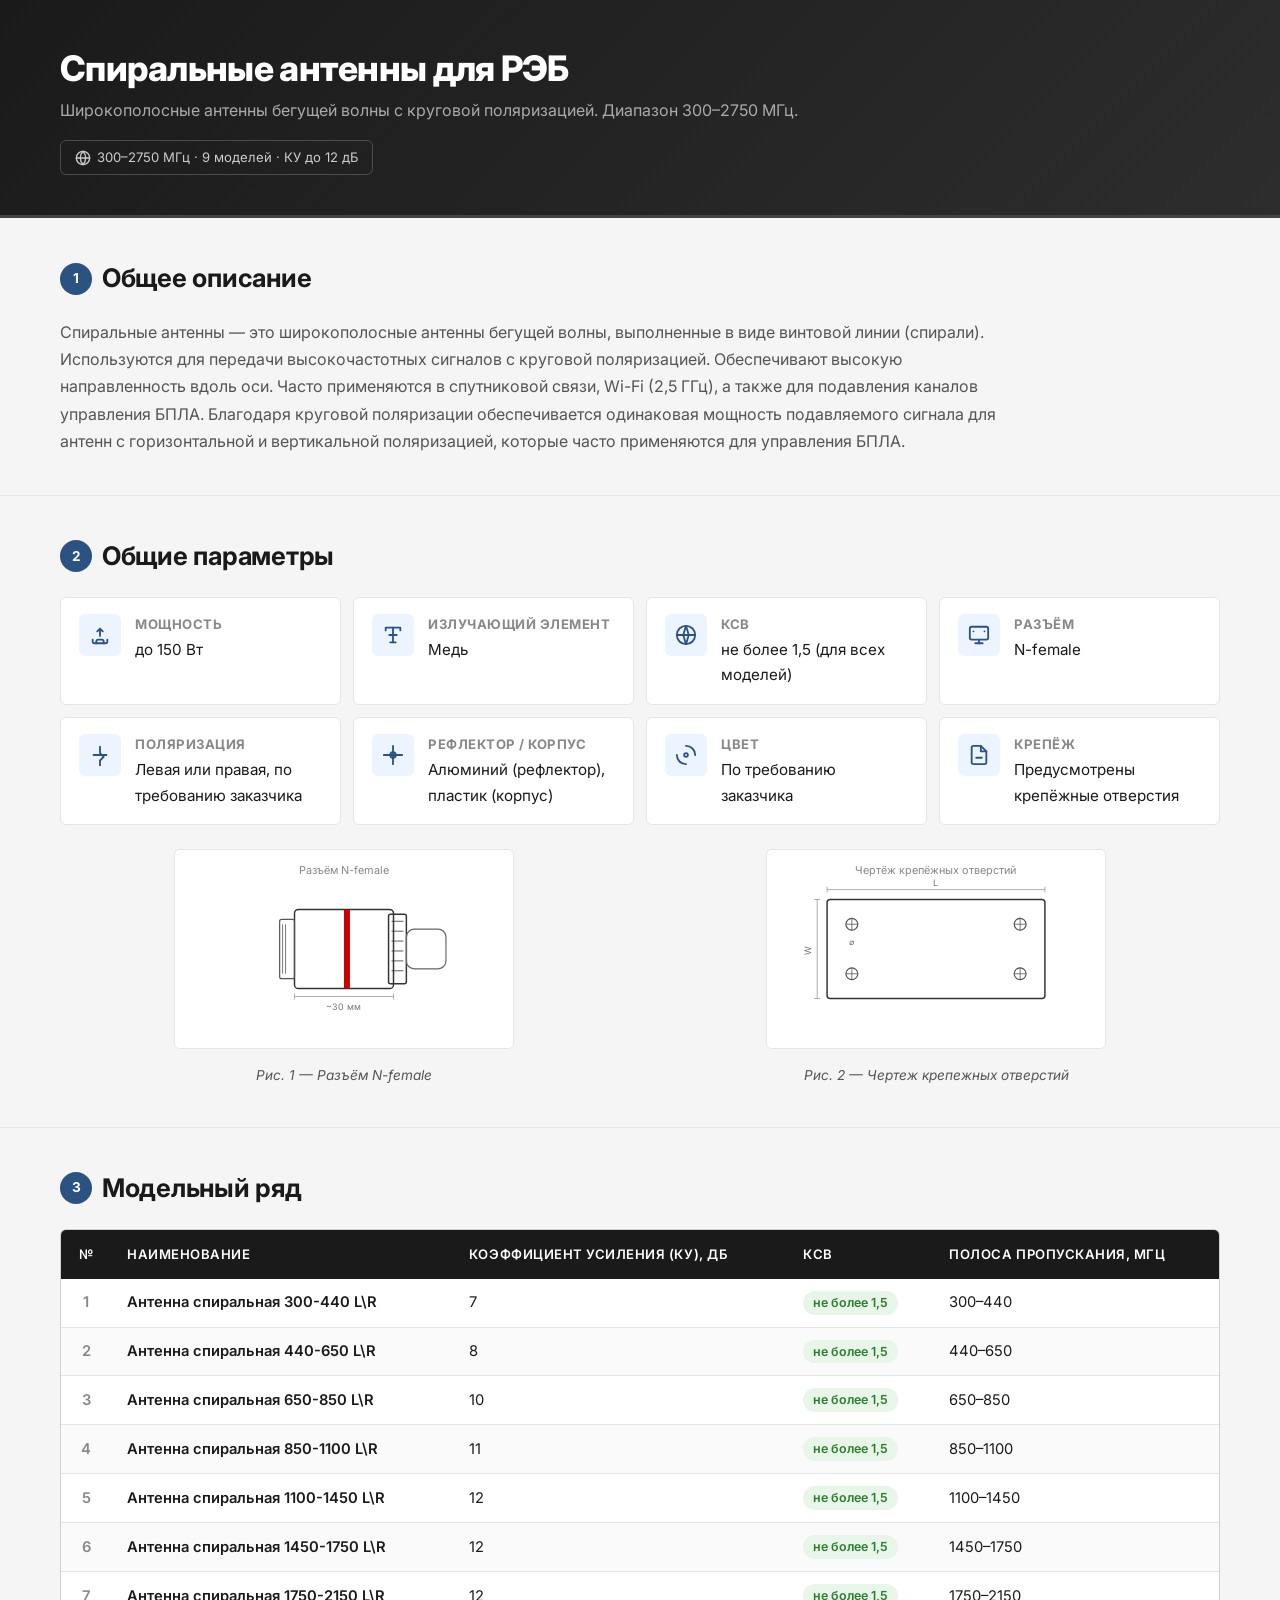
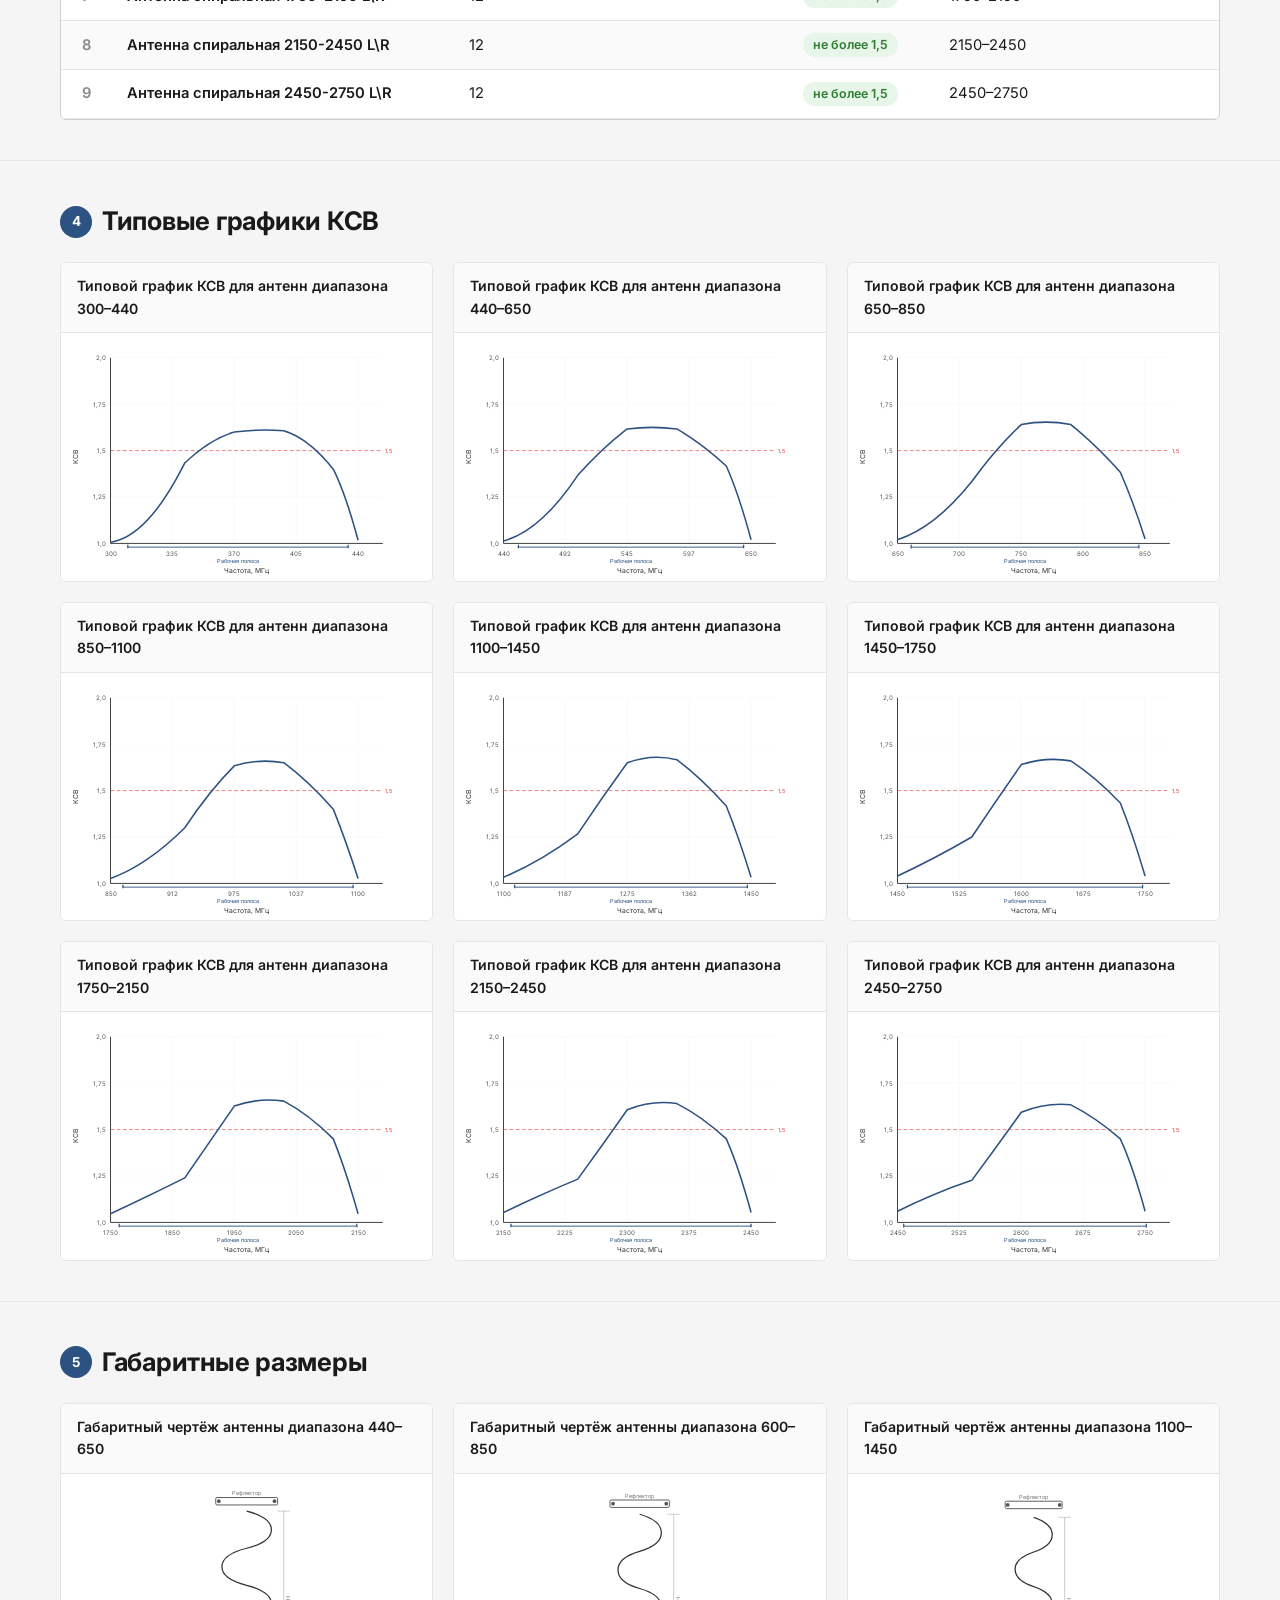
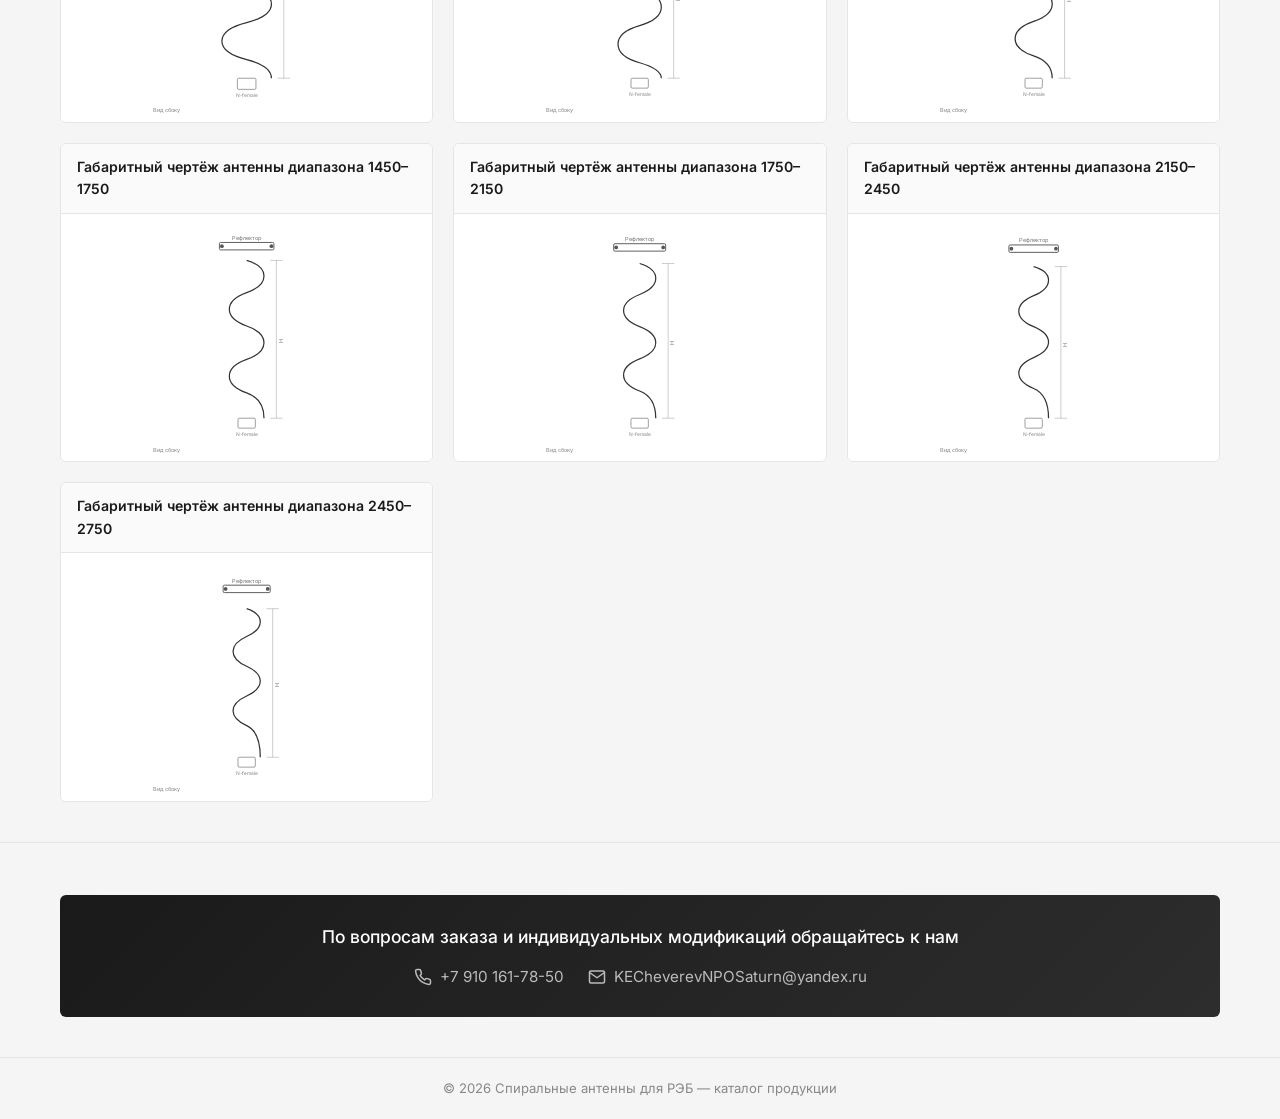
<file: antenna.html>
<!DOCTYPE html>
<html lang="ru">
<head>
  <meta charset="UTF-8">
  <meta name="viewport" content="width=device-width, initial-scale=1.0">
  <title>Спиральные антенны РЭБ | Каталог продукции</title>
  <link rel="preconnect" href="https://fonts.googleapis.com">
  <link rel="preconnect" href="https://fonts.gstatic.com" crossorigin>
  <link href="https://fonts.googleapis.com/css2?family=Inter:wght@400;500;600;700;800;900&family=Roboto+Mono:wght@400;500&display=swap" rel="stylesheet">
  <script type="application/ld+json">
  {
    "@context": "https://schema.org",
    "@type": "Product",
    "name": "Спиральные антенны для РЭБ",
    "description": "Широкополосные спиральные антенны бегущей волны с круговой поляризацией для радиоэлектронной борьбы, подавления каналов управления БПЛА, спутниковой связи и Wi-Fi. Диапазон частот 300–2750 МГц.",
    "brand": {
      "@type": "Brand",
      "name": "Спиральные антенны РЭБ"
    },
    "category": "Антенны для радиоэлектронной борьбы",
    "material": "Медь (излучающий элемент), алюминий (рефлектор), пластик (корпус)",
    "color": "По требованию заказчика",
    "model": [
      {
        "@type": "ProductModel",
        "name": "Антенна спиральная 300-440 L\\R",
        "model": "300-440 L\\R"
      },
      {
        "@type": "ProductModel",
        "name": "Антенна спиральная 440-650 L\\R",
        "model": "440-650 L\\R"
      },
      {
        "@type": "ProductModel",
        "name": "Антенна спиральная 650-850 L\\R",
        "model": "650-850 L\\R"
      },
      {
        "@type": "ProductModel",
        "name": "Антенна спиральная 850-1100 L\\R",
        "model": "850-1100 L\\R"
      },
      {
        "@type": "ProductModel",
        "name": "Антенна спиральная 1100-1450 L\\R",
        "model": "1100-1450 L\\R"
      },
      {
        "@type": "ProductModel",
        "name": "Антенна спиральная 1450-1750 L\\R",
        "model": "1450-1750 L\\R"
      },
      {
        "@type": "ProductModel",
        "name": "Антенна спиральная 1750-2150 L\\R",
        "model": "1750-2150 L\\R"
      },
      {
        "@type": "ProductModel",
        "name": "Антенна спиральная 2150-2450 L\\R",
        "model": "2150-2450 L\\R"
      },
      {
        "@type": "ProductModel",
        "name": "Антенна спиральная 2450-2750 L\\R",
        "model": "2450-2750 L\\R"
      }
    ]
  }
  </script>
  <style>
    :root {
      --bg: #f5f5f5;
      --surface: #ffffff;
      --border: #d0d0d0;
      --border-light: #e5e5e5;
      --text: #1a1a1a;
      --text-secondary: #555555;
      --text-muted: #888888;
      --accent: #2c5282;
      --accent-light: #ebf4ff;
      --accent-border: #bee3f8;
      --table-stripe: #fafafa;
      --table-header-bg: #1a1a1a;
      --table-header-text: #ffffff;
      --radius: 6px;
      --font: 'Inter', 'Roboto', system-ui, -apple-system, sans-serif;
      --mono: 'Roboto Mono', 'Courier New', monospace;
    }

    * {
      box-sizing: border-box;
      margin: 0;
      padding: 0;
    }

    html {
      scroll-behavior: smooth;
    }

    body {
      font-family: var(--font);
      background: var(--bg);
      color: var(--text);
      line-height: 1.6;
      font-size: 16px;
      -webkit-font-smoothing: antialiased;
    }

    .container {
      max-width: 1200px;
      margin: 0 auto;
      padding: 0 20px;
    }

    /* Header */
    .page-header {
      background: linear-gradient(135deg, #1a1a1a 0%, #2d2d2d 100%);
      color: #fff;
      padding: 48px 0 40px;
      border-bottom: 3px solid #444;
    }

    .page-header h1 {
      font-size: 2.2rem;
      font-weight: 800;
      letter-spacing: -0.02em;
      line-height: 1.15;
    }

    .page-header .subtitle {
      font-size: 1rem;
      color: #aaa;
      margin-top: 10px;
      font-weight: 400;
    }

    .page-header .meta-badge {
      display: inline-flex;
      align-items: center;
      gap: 6px;
      margin-top: 16px;
      padding: 6px 14px;
      border: 1px solid rgba(255,255,255,0.2);
      border-radius: var(--radius);
      font-size: 0.82rem;
      color: #ccc;
    }

    /* Sections */
    .section {
      padding: 40px 0;
      border-bottom: 1px solid var(--border-light);
    }

    .section:last-of-type {
      border-bottom: none;
    }

    .section-title {
      font-size: 1.6rem;
      font-weight: 700;
      margin-bottom: 20px;
      letter-spacing: -0.01em;
      display: flex;
      align-items: center;
      gap: 10px;
    }

    .section-title .num {
      display: inline-flex;
      align-items: center;
      justify-content: center;
      width: 32px;
      height: 32px;
      border-radius: 50%;
      background: var(--accent);
      color: #fff;
      font-size: 0.85rem;
      font-weight: 700;
      flex-shrink: 0;
    }

    /* Description */
    .desc-text {
      font-size: 1rem;
      color: var(--text-secondary);
      max-width: 960px;
      line-height: 1.7;
    }

    .desc-text p + p {
      margin-top: 14px;
    }

    /* Common params grid */
    .params-grid {
      display: grid;
      grid-template-columns: repeat(auto-fill, minmax(280px, 1fr));
      gap: 12px;
    }

    .param-card {
      display: flex;
      gap: 14px;
      padding: 16px 18px;
      border: 1px solid var(--border-light);
      border-radius: var(--radius);
      background: var(--surface);
    }

    .param-card__icon {
      width: 42px;
      height: 42px;
      flex-shrink: 0;
      display: grid;
      place-items: center;
      border-radius: var(--radius);
      background: var(--accent-light);
      color: var(--accent);
    }

    .param-card__icon svg {
      width: 22px;
      height: 22px;
    }

    .param-card__body strong {
      display: block;
      font-size: 0.82rem;
      color: var(--text-muted);
      text-transform: uppercase;
      letter-spacing: 0.04em;
      margin-bottom: 2px;
    }

    .param-card__body span {
      font-size: 0.95rem;
      color: var(--text);
    }

    /* Figures */
    .figures-row {
      display: grid;
      grid-template-columns: repeat(auto-fit, minmax(340px, 1fr));
      gap: 24px;
      margin-top: 24px;
    }

    .figure {
      text-align: center;
    }

    .figure svg,
    .figure img {
      max-width: 100%;
      border: 1px solid var(--border-light);
      border-radius: var(--radius);
      background: var(--surface);
    }

    .figure figcaption {
      margin-top: 8px;
      font-size: 0.85rem;
      color: var(--text-secondary);
      font-style: italic;
    }

    /* Table */
    .table-wrap {
      overflow-x: auto;
      border: 1px solid var(--border);
      border-radius: var(--radius);
      background: var(--surface);
    }

    .model-table {
      width: 100%;
      border-collapse: collapse;
      font-size: 0.92rem;
      min-width: 640px;
    }

    .model-table thead th {
      background: var(--table-header-bg);
      color: var(--table-header-text);
      padding: 14px 16px;
      text-align: left;
      font-weight: 600;
      font-size: 0.82rem;
      text-transform: uppercase;
      letter-spacing: 0.04em;
      white-space: nowrap;
    }

    .model-table thead th:first-child {
      width: 50px;
      text-align: center;
    }

    .model-table tbody td {
      padding: 12px 16px;
      border-bottom: 1px solid var(--border-light);
      vertical-align: middle;
    }

    .model-table tbody tr:nth-child(even) {
      background: var(--table-stripe);
    }

    .model-table tbody tr:hover {
      background: var(--accent-light);
    }

    .model-table tbody td:first-child {
      text-align: center;
      color: var(--text-muted);
      font-weight: 600;
    }

    .model-table .model-name {
      font-weight: 600;
    }

    .model-table .badge {
      display: inline-block;
      padding: 2px 10px;
      border-radius: 999px;
      font-size: 0.78rem;
      font-weight: 600;
      background: #e8f5e9;
      color: #2e7d32;
    }

    /* Charts grid */
    .charts-grid {
      display: grid;
      grid-template-columns: repeat(auto-fill, minmax(340px, 1fr));
      gap: 20px;
    }

    .chart-card {
      border: 1px solid var(--border-light);
      border-radius: var(--radius);
      background: var(--surface);
      overflow: hidden;
    }

    .chart-card__title {
      padding: 12px 16px;
      font-weight: 600;
      font-size: 0.88rem;
      border-bottom: 1px solid var(--border-light);
      background: #fafafa;
    }

    .chart-card svg {
      display: block;
      width: 100%;
      height: auto;
    }

    /* Drawings */
    .drawings-grid {
      display: grid;
      grid-template-columns: repeat(auto-fill, minmax(340px, 1fr));
      gap: 20px;
    }

    .drawing-card {
      border: 1px solid var(--border-light);
      border-radius: var(--radius);
      background: var(--surface);
      overflow: hidden;
    }

    .drawing-card__title {
      padding: 12px 16px;
      font-weight: 600;
      font-size: 0.88rem;
      border-bottom: 1px solid var(--border-light);
      background: #fafafa;
    }

    .drawing-card svg {
      display: block;
      width: 100%;
      height: auto;
    }

    /* Contact */
    .contact-block {
      margin-top: 12px;
      padding: 28px 32px;
      background: linear-gradient(135deg, #1a1a1a 0%, #2d2d2d 100%);
      border-radius: var(--radius);
      color: #fff;
      text-align: center;
    }

    .contact-block p {
      font-size: 1.1rem;
      font-weight: 500;
    }

    .contact-block .contact-links {
      display: flex;
      justify-content: center;
      gap: 24px;
      margin-top: 14px;
      flex-wrap: wrap;
    }

    .contact-block .contact-links a {
      display: inline-flex;
      align-items: center;
      gap: 8px;
      color: #bbb;
      text-decoration: none;
      font-size: 0.95rem;
      transition: color 180ms ease;
    }

    .contact-block .contact-links a:hover {
      color: #fff;
    }

    .contact-block .contact-links svg {
      width: 18px;
      height: 18px;
      flex-shrink: 0;
    }

    /* Page footer */
    .page-footer {
      padding: 20px 0;
      text-align: center;
      color: var(--text-muted);
      font-size: 0.82rem;
      border-top: 1px solid var(--border-light);
    }

    /* Responsive */
    @media (max-width: 768px) {
      .page-header h1 {
        font-size: 1.6rem;
      }

      .section-title {
        font-size: 1.3rem;
      }

      .params-grid {
        grid-template-columns: 1fr;
      }

      .charts-grid,
      .drawings-grid {
        grid-template-columns: 1fr;
      }

      .figures-row {
        grid-template-columns: 1fr;
      }

      .model-table {
        font-size: 0.85rem;
      }

      .model-table thead th,
      .model-table tbody td {
        padding: 10px 12px;
      }

      .contact-block {
        padding: 20px;
      }

      .contact-block .contact-links {
        flex-direction: column;
        align-items: center;
        gap: 12px;
      }
    }

    @media (max-width: 480px) {
      .page-header {
        padding: 32px 0 28px;
      }

      .page-header h1 {
        font-size: 1.35rem;
      }

      .section {
        padding: 28px 0;
      }
    }
  </style>
</head>
<body>

<header class="page-header">
  <div class="container">
    <h1>Спиральные антенны для РЭБ</h1>
    <p class="subtitle">Широкополосные антенны бегущей волны с круговой поляризацией. Диапазон 300–2750 МГц.</p>
    <span class="meta-badge">
      <svg width="16" height="16" viewBox="0 0 24 24" fill="none" stroke="currentColor" stroke-width="2" stroke-linecap="round" stroke-linejoin="round"><circle cx="12" cy="12" r="10"/><path d="M12 2a14.5 14.5 0 0 0 0 20 14.5 14.5 0 0 0 0-20"/><path d="M2 12h20"/></svg>
      300–2750 МГц · 9 моделей · КУ до 12 дБ
    </span>
  </div>
</header>

<main>
  <!-- 1. Общее описание -->
  <section class="section">
    <div class="container">
      <h2 class="section-title"><span class="num">1</span>Общее описание</h2>
      <div class="desc-text">
        <p>Спиральные антенны — это широкополосные антенны бегущей волны, выполненные в виде винтовой линии (спирали). Используются для передачи высокочастотных сигналов с круговой поляризацией. Обеспечивают высокую направленность вдоль оси. Часто применяются в спутниковой связи, Wi-Fi (2,5 ГГц), а также для подавления каналов управления БПЛА. Благодаря круговой поляризации обеспечивается одинаковая мощность подавляемого сигнала для антенн с горизонтальной и вертикальной поляризацией, которые часто применяются для управления БПЛА.</p>
      </div>
    </div>
  </section>

  <!-- 2. Общие параметры -->
  <section class="section">
    <div class="container">
      <h2 class="section-title"><span class="num">2</span>Общие параметры</h2>

      <div class="params-grid">
        <div class="param-card">
          <div class="param-card__icon">
            <svg viewBox="0 0 24 24" fill="none" stroke="currentColor" stroke-width="2" stroke-linecap="round" stroke-linejoin="round"><path d="M12 13V5l-3 3m6 0-3-3"/><path d="M4 17v2a2 2 0 0 0 2 2h12a2 2 0 0 0 2-2v-2"/><path d="M8 21v-2a2 2 0 0 1 2-2h4a2 2 0 0 1 2 2v2"/></svg>
          </div>
          <div class="param-card__body">
            <strong>Мощность</strong>
            <span>до 150 Вт</span>
          </div>
        </div>

        <div class="param-card">
          <div class="param-card__icon">
            <svg viewBox="0 0 24 24" fill="none" stroke="currentColor" stroke-width="2" stroke-linecap="round" stroke-linejoin="round"><path d="M4 7V4h16v3"/><path d="M9 20h6"/><path d="M12 4v16"/><path d="M8 12h8"/></svg>
          </div>
          <div class="param-card__body">
            <strong>Излучающий элемент</strong>
            <span>Медь</span>
          </div>
        </div>

        <div class="param-card">
          <div class="param-card__icon">
            <svg viewBox="0 0 24 24" fill="none" stroke="currentColor" stroke-width="2" stroke-linecap="round" stroke-linejoin="round"><circle cx="12" cy="12" r="10"/><path d="M2 12h20"/><path d="M12 2l3 10-3 10-3-10z"/></svg>
          </div>
          <div class="param-card__body">
            <strong>КСВ</strong>
            <span>не более 1,5 (для всех моделей)</span>
          </div>
        </div>

        <div class="param-card">
          <div class="param-card__icon">
            <svg viewBox="0 0 24 24" fill="none" stroke="currentColor" stroke-width="2" stroke-linecap="round" stroke-linejoin="round"><rect x="2" y="3" width="20" height="14" rx="2"/><path d="M8 21h8"/><path d="M12 17v4"/><path d="M6 8h.01"/><path d="M18 8h.01"/></svg>
          </div>
          <div class="param-card__body">
            <strong>Разъём</strong>
            <span>N-female</span>
          </div>
        </div>

        <div class="param-card">
          <div class="param-card__icon">
            <svg viewBox="0 0 24 24" fill="none" stroke="currentColor" stroke-width="2" stroke-linecap="round" stroke-linejoin="round"><path d="M12 3v7l4 4-4 4v7"/><path d="M5 12h14"/></svg>
          </div>
          <div class="param-card__body">
            <strong>Поляризация</strong>
            <span>Левая или правая, по требованию заказчика</span>
          </div>
        </div>

        <div class="param-card">
          <div class="param-card__icon">
            <svg viewBox="0 0 24 24" fill="none" stroke="currentColor" stroke-width="2" stroke-linecap="round" stroke-linejoin="round"><path d="M12 2v20M2 12h20"/><circle cx="12" cy="12" r="3"/></svg>
          </div>
          <div class="param-card__body">
            <strong>Рефлектор / Корпус</strong>
            <span>Алюминий (рефлектор), пластик (корпус)</span>
          </div>
        </div>

        <div class="param-card">
          <div class="param-card__icon">
            <svg viewBox="0 0 24 24" fill="none" stroke="currentColor" stroke-width="2" stroke-linecap="round" stroke-linejoin="round"><circle cx="12" cy="12" r="2"/><path d="M12 2a10 10 0 0 1 10 10"/><path d="M12 22a10 10 0 0 1-10-10"/></svg>
          </div>
          <div class="param-card__body">
            <strong>Цвет</strong>
            <span>По требованию заказчика</span>
          </div>
        </div>

        <div class="param-card">
          <div class="param-card__icon">
            <svg viewBox="0 0 24 24" fill="none" stroke="currentColor" stroke-width="2" stroke-linecap="round" stroke-linejoin="round"><path d="M14 2H6a2 2 0 0 0-2 2v16a2 2 0 0 0 2 2h12a2 2 0 0 0 2-2V8z"/><polyline points="14 2 14 8 20 8"/><line x1="9" y1="15" x2="15" y2="15"/></svg>
          </div>
          <div class="param-card__body">
            <strong>Крепёж</strong>
            <span>Предусмотрены крепёжные отверстия</span>
          </div>
        </div>
      </div>

      <div class="figures-row">
        <figure class="figure">
          <svg width="340" height="200" viewBox="0 0 340 200" xmlns="http://www.w3.org/2000/svg">
            <rect width="340" height="200" fill="#fff" rx="4"/>
            <text x="170" y="24" text-anchor="middle" font-family="Inter,sans-serif" font-size="11" fill="#888">Разъём N-female</text>
            <!-- Внешний корпус разъёма -->
            <rect x="120" y="60" width="100" height="80" rx="4" fill="none" stroke="#333" stroke-width="1.5"/>
            <!-- Центральный контакт -->
            <rect x="170" y="60" width="6" height="80" rx="1" fill="#c00"/>
            <!-- Внешняя резьба -->
            <rect x="105" y="70" width="15" height="60" rx="2" fill="none" stroke="#555" stroke-width="1.2"/>
            <line x1="108" y1="75" x2="108" y2="125" stroke="#555" stroke-width="0.8"/>
            <line x1="111" y1="75" x2="111" y2="125" stroke="#555" stroke-width="0.8"/>
            <!-- Гайка -->
            <rect x="215" y="65" width="18" height="70" rx="2" fill="none" stroke="#333" stroke-width="1.5"/>
            <line x1="218" y1="72" x2="230" y2="72" stroke="#333" stroke-width="0.8"/>
            <line x1="218" y1="82" x2="230" y2="82" stroke="#333" stroke-width="0.8"/>
            <line x1="218" y1="92" x2="230" y2="92" stroke="#333" stroke-width="0.8"/>
            <line x1="218" y1="102" x2="230" y2="102" stroke="#333" stroke-width="0.8"/>
            <line x1="218" y1="112" x2="230" y2="112" stroke="#333" stroke-width="0.8"/>
            <line x1="218" y1="122" x2="230" y2="122" stroke="#333" stroke-width="0.8"/>
            <!-- Вывод кабеля -->
            <rect x="233" y="80" width="40" height="40" rx="8" fill="none" stroke="#666" stroke-width="1.2"/>
            <!-- Размерные линии -->
            <line x1="120" y1="148" x2="220" y2="148" stroke="#999" stroke-width="0.8"/>
            <line x1="120" y1="145" x2="120" y2="151" stroke="#999" stroke-width="0.8"/>
            <line x1="220" y1="145" x2="220" y2="151" stroke="#999" stroke-width="0.8"/>
            <text x="170" y="162" text-anchor="middle" font-family="Inter,sans-serif" font-size="9" fill="#777">~30 мм</text>
          </svg>
          <figcaption>Рис. 1 — Разъём N-female</figcaption>
        </figure>

        <figure class="figure">
          <svg width="340" height="200" viewBox="0 0 340 200" xmlns="http://www.w3.org/2000/svg">
            <rect width="340" height="200" fill="#fff" rx="4"/>
            <text x="170" y="24" text-anchor="middle" font-family="Inter,sans-serif" font-size="11" fill="#888">Чертёж крепёжных отверстий</text>
            <!-- Плата/основание -->
            <rect x="60" y="50" width="220" height="100" rx="3" fill="none" stroke="#333" stroke-width="1.5"/>
            <!-- Отверстия по углам -->
            <circle cx="85" cy="75" r="6" fill="none" stroke="#555" stroke-width="1.2"/>
            <circle cx="85" cy="125" r="6" fill="none" stroke="#555" stroke-width="1.2"/>
            <circle cx="255" cy="75" r="6" fill="none" stroke="#555" stroke-width="1.2"/>
            <circle cx="255" cy="125" r="6" fill="none" stroke="#555" stroke-width="1.2"/>
            <!-- Перекрестия -->
            <line x1="79" y1="75" x2="91" y2="75" stroke="#555" stroke-width="0.8"/>
            <line x1="85" y1="69" x2="85" y2="81" stroke="#555" stroke-width="0.8"/>
            <line x1="249" y1="75" x2="261" y2="75" stroke="#555" stroke-width="0.8"/>
            <line x1="255" y1="69" x2="255" y2="81" stroke="#555" stroke-width="0.8"/>
            <line x1="79" y1="125" x2="91" y2="125" stroke="#555" stroke-width="0.8"/>
            <line x1="85" y1="119" x2="85" y2="131" stroke="#555" stroke-width="0.8"/>
            <line x1="249" y1="125" x2="261" y2="125" stroke="#555" stroke-width="0.8"/>
            <line x1="255" y1="119" x2="255" y2="131" stroke="#555" stroke-width="0.8"/>
            <!-- Размерные линии -->
            <line x1="60" y1="40" x2="280" y2="40" stroke="#999" stroke-width="0.8"/>
            <line x1="60" y1="37" x2="60" y2="43" stroke="#999" stroke-width="0.8"/>
            <line x1="280" y1="37" x2="280" y2="43" stroke="#999" stroke-width="0.8"/>
            <text x="170" y="36" text-anchor="middle" font-family="Inter,sans-serif" font-size="9" fill="#777">L</text>
            <line x1="50" y1="50" x2="50" y2="150" stroke="#999" stroke-width="0.8"/>
            <line x1="47" y1="50" x2="53" y2="50" stroke="#999" stroke-width="0.8"/>
            <line x1="47" y1="150" x2="53" y2="150" stroke="#999" stroke-width="0.8"/>
            <text x="44" y="102" text-anchor="middle" font-family="Inter,sans-serif" font-size="9" fill="#777" transform="rotate(-90,44,102)">W</text>
            <!-- Диаметр отверстия -->
            <text x="85" y="96" text-anchor="middle" font-family="Inter,sans-serif" font-size="8" fill="#777">∅</text>
          </svg>
          <figcaption>Рис. 2 — Чертеж крепежных отверстий</figcaption>
        </figure>
      </div>
    </div>
  </section>

  <!-- 3. Таблица моделей -->
  <section class="section">
    <div class="container">
      <h2 class="section-title"><span class="num">3</span>Модельный ряд</h2>

      <div class="table-wrap">
        <table class="model-table">
          <thead>
            <tr>
              <th>№</th>
              <th>Наименование</th>
              <th>Коэффициент усиления (КУ), дБ</th>
              <th>КСВ</th>
              <th>Полоса пропускания, МГц</th>
            </tr>
          </thead>
          <tbody>
            <tr>
              <td>1</td>
              <td class="model-name">Антенна спиральная 300-440 L\R</td>
              <td>7</td>
              <td><span class="badge">не более 1,5</span></td>
              <td>300–440</td>
            </tr>
            <tr>
              <td>2</td>
              <td class="model-name">Антенна спиральная 440-650 L\R</td>
              <td>8</td>
              <td><span class="badge">не более 1,5</span></td>
              <td>440–650</td>
            </tr>
            <tr>
              <td>3</td>
              <td class="model-name">Антенна спиральная 650-850 L\R</td>
              <td>10</td>
              <td><span class="badge">не более 1,5</span></td>
              <td>650–850</td>
            </tr>
            <tr>
              <td>4</td>
              <td class="model-name">Антенна спиральная 850-1100 L\R</td>
              <td>11</td>
              <td><span class="badge">не более 1,5</span></td>
              <td>850–1100</td>
            </tr>
            <tr>
              <td>5</td>
              <td class="model-name">Антенна спиральная 1100-1450 L\R</td>
              <td>12</td>
              <td><span class="badge">не более 1,5</span></td>
              <td>1100–1450</td>
            </tr>
            <tr>
              <td>6</td>
              <td class="model-name">Антенна спиральная 1450-1750 L\R</td>
              <td>12</td>
              <td><span class="badge">не более 1,5</span></td>
              <td>1450–1750</td>
            </tr>
            <tr>
              <td>7</td>
              <td class="model-name">Антенна спиральная 1750-2150 L\R</td>
              <td>12</td>
              <td><span class="badge">не более 1,5</span></td>
              <td>1750–2150</td>
            </tr>
            <tr>
              <td>8</td>
              <td class="model-name">Антенна спиральная 2150-2450 L\R</td>
              <td>12</td>
              <td><span class="badge">не более 1,5</span></td>
              <td>2150–2450</td>
            </tr>
            <tr>
              <td>9</td>
              <td class="model-name">Антенна спиральная 2450-2750 L\R</td>
              <td>12</td>
              <td><span class="badge">не более 1,5</span></td>
              <td>2450–2750</td>
            </tr>
          </tbody>
        </table>
      </div>
    </div>
  </section>

  <!-- 4. Графики КСВ -->
  <section class="section">
    <div class="container">
      <h2 class="section-title"><span class="num">4</span>Типовые графики КСВ</h2>
      <div class="charts-grid">

        <!-- 300-440 -->
        <div class="chart-card">
          <div class="chart-card__title">Типовой график КСВ для антенн диапазона 300–440</div>
          <svg viewBox="0 0 600 400" xmlns="http://www.w3.org/2000/svg">
            <rect width="600" height="400" fill="#fff"/>
            <!-- Сетка -->
            <g stroke="#eee" stroke-width="0.5">
              <line x1="80" y1="40" x2="80" y2="340"/><line x1="180" y1="40" x2="180" y2="340"/>
              <line x1="280" y1="40" x2="280" y2="340"/><line x1="380" y1="40" x2="380" y2="340"/>
              <line x1="480" y1="40" x2="480" y2="340"/>
              <line x1="80" y1="40" x2="520" y2="40"/><line x1="80" y1="115" x2="520" y2="115"/>
              <line x1="80" y1="190" x2="520" y2="190"/><line x1="80" y1="265" x2="520" y2="265"/>
            </g>
            <!-- Оси -->
            <line x1="80" y1="340" x2="520" y2="340" stroke="#333" stroke-width="1.5"/>
            <line x1="80" y1="40" x2="80" y2="340" stroke="#333" stroke-width="1.5"/>
            <!-- Подписи оси Y -->
            <text x="72" y="344" text-anchor="end" font-family="Inter,sans-serif" font-size="10" fill="#555">1,0</text>
            <text x="72" y="269" text-anchor="end" font-family="Inter,sans-serif" font-size="10" fill="#555">1,25</text>
            <text x="72" y="194" text-anchor="end" font-family="Inter,sans-serif" font-size="10" fill="#555">1,5</text>
            <text x="72" y="119" text-anchor="end" font-family="Inter,sans-serif" font-size="10" fill="#555">1,75</text>
            <text x="72" y="44" text-anchor="end" font-family="Inter,sans-serif" font-size="10" fill="#555">2,0</text>
            <!-- Метка оси Y -->
            <text x="28" y="200" text-anchor="middle" font-family="Inter,sans-serif" font-size="11" fill="#333" transform="rotate(-90,28,200)">КСВ</text>
            <!-- Подписи оси X -->
            <text x="80" y="360" text-anchor="middle" font-family="Inter,sans-serif" font-size="10" fill="#555">300</text>
            <text x="180" y="360" text-anchor="middle" font-family="Inter,sans-serif" font-size="10" fill="#555">335</text>
            <text x="280" y="360" text-anchor="middle" font-family="Inter,sans-serif" font-size="10" fill="#555">370</text>
            <text x="380" y="360" text-anchor="middle" font-family="Inter,sans-serif" font-size="10" fill="#555">405</text>
            <text x="480" y="360" text-anchor="middle" font-family="Inter,sans-serif" font-size="10" fill="#555">440</text>
            <!-- Метка оси X -->
            <text x="300" y="388" text-anchor="middle" font-family="Inter,sans-serif" font-size="11" fill="#333">Частота, МГц</text>
            <!-- Порог 1.5 -->
            <line x1="80" y1="190" x2="520" y2="190" stroke="#e53e3e" stroke-width="1" stroke-dasharray="6,4"/>
            <text x="524" y="194" font-family="Inter,sans-serif" font-size="9" fill="#e53e3e">1,5</text>
            <!-- График КСВ -->
            <path d="M80 338 Q140 330 200 210 Q240 172 280 160 Q320 155 360 158 Q400 170 440 220 Q460 260 480 335"
                  fill="none" stroke="#2c5282" stroke-width="2.5"/>
            <!-- Рабочая полоса -->
            <line x1="108" y1="342" x2="108" y2="348" stroke="#2c5282" stroke-width="2"/>
            <line x1="464" y1="342" x2="464" y2="348" stroke="#2c5282" stroke-width="2"/>
            <line x1="108" y1="346" x2="464" y2="346" stroke="#2c5282" stroke-width="1.5"/>
            <text x="286" y="372" text-anchor="middle" font-family="Inter,sans-serif" font-size="9" fill="#2c5282">Рабочая полоса</text>
          </svg>
        </div>

        <!-- 440-650 -->
        <div class="chart-card">
          <div class="chart-card__title">Типовой график КСВ для антенн диапазона 440–650</div>
          <svg viewBox="0 0 600 400" xmlns="http://www.w3.org/2000/svg">
            <rect width="600" height="400" fill="#fff"/>
            <g stroke="#eee" stroke-width="0.5">
              <line x1="80" y1="40" x2="80" y2="340"/><line x1="180" y1="40" x2="180" y2="340"/>
              <line x1="280" y1="40" x2="280" y2="340"/><line x1="380" y1="40" x2="380" y2="340"/>
              <line x1="480" y1="40" x2="480" y2="340"/>
              <line x1="80" y1="40" x2="520" y2="40"/><line x1="80" y1="115" x2="520" y2="115"/>
              <line x1="80" y1="190" x2="520" y2="190"/><line x1="80" y1="265" x2="520" y2="265"/>
            </g>
            <line x1="80" y1="340" x2="520" y2="340" stroke="#333" stroke-width="1.5"/>
            <line x1="80" y1="40" x2="80" y2="340" stroke="#333" stroke-width="1.5"/>
            <text x="72" y="344" text-anchor="end" font-family="Inter,sans-serif" font-size="10" fill="#555">1,0</text>
            <text x="72" y="269" text-anchor="end" font-family="Inter,sans-serif" font-size="10" fill="#555">1,25</text>
            <text x="72" y="194" text-anchor="end" font-family="Inter,sans-serif" font-size="10" fill="#555">1,5</text>
            <text x="72" y="119" text-anchor="end" font-family="Inter,sans-serif" font-size="10" fill="#555">1,75</text>
            <text x="72" y="44" text-anchor="end" font-family="Inter,sans-serif" font-size="10" fill="#555">2,0</text>
            <text x="28" y="200" text-anchor="middle" font-family="Inter,sans-serif" font-size="11" fill="#333" transform="rotate(-90,28,200)">КСВ</text>
            <text x="80" y="360" text-anchor="middle" font-family="Inter,sans-serif" font-size="10" fill="#555">440</text>
            <text x="180" y="360" text-anchor="middle" font-family="Inter,sans-serif" font-size="10" fill="#555">492</text>
            <text x="280" y="360" text-anchor="middle" font-family="Inter,sans-serif" font-size="10" fill="#555">545</text>
            <text x="380" y="360" text-anchor="middle" font-family="Inter,sans-serif" font-size="10" fill="#555">597</text>
            <text x="480" y="360" text-anchor="middle" font-family="Inter,sans-serif" font-size="10" fill="#555">650</text>
            <text x="300" y="388" text-anchor="middle" font-family="Inter,sans-serif" font-size="11" fill="#333">Частота, МГц</text>
            <line x1="80" y1="190" x2="520" y2="190" stroke="#e53e3e" stroke-width="1" stroke-dasharray="6,4"/>
            <text x="524" y="194" font-family="Inter,sans-serif" font-size="9" fill="#e53e3e">1,5</text>
            <path d="M80 336 Q140 320 200 230 Q240 185 280 155 Q320 150 360 155 Q400 178 440 215 Q460 260 480 334"
                  fill="none" stroke="#2c5282" stroke-width="2.5"/>
            <line x1="104" y1="342" x2="104" y2="348" stroke="#2c5282" stroke-width="2"/>
            <line x1="468" y1="342" x2="468" y2="348" stroke="#2c5282" stroke-width="2"/>
            <line x1="104" y1="346" x2="468" y2="346" stroke="#2c5282" stroke-width="1.5"/>
            <text x="286" y="372" text-anchor="middle" font-family="Inter,sans-serif" font-size="9" fill="#2c5282">Рабочая полоса</text>
          </svg>
        </div>

        <!-- 650-850 -->
        <div class="chart-card">
          <div class="chart-card__title">Типовой график КСВ для антенн диапазона 650–850</div>
          <svg viewBox="0 0 600 400" xmlns="http://www.w3.org/2000/svg">
            <rect width="600" height="400" fill="#fff"/>
            <g stroke="#eee" stroke-width="0.5">
              <line x1="80" y1="40" x2="80" y2="340"/><line x1="180" y1="40" x2="180" y2="340"/>
              <line x1="280" y1="40" x2="280" y2="340"/><line x1="380" y1="40" x2="380" y2="340"/>
              <line x1="480" y1="40" x2="480" y2="340"/>
              <line x1="80" y1="40" x2="520" y2="40"/><line x1="80" y1="115" x2="520" y2="115"/>
              <line x1="80" y1="190" x2="520" y2="190"/><line x1="80" y1="265" x2="520" y2="265"/>
            </g>
            <line x1="80" y1="340" x2="520" y2="340" stroke="#333" stroke-width="1.5"/>
            <line x1="80" y1="40" x2="80" y2="340" stroke="#333" stroke-width="1.5"/>
            <text x="72" y="344" text-anchor="end" font-family="Inter,sans-serif" font-size="10" fill="#555">1,0</text>
            <text x="72" y="269" text-anchor="end" font-family="Inter,sans-serif" font-size="10" fill="#555">1,25</text>
            <text x="72" y="194" text-anchor="end" font-family="Inter,sans-serif" font-size="10" fill="#555">1,5</text>
            <text x="72" y="119" text-anchor="end" font-family="Inter,sans-serif" font-size="10" fill="#555">1,75</text>
            <text x="72" y="44" text-anchor="end" font-family="Inter,sans-serif" font-size="10" fill="#555">2,0</text>
            <text x="28" y="200" text-anchor="middle" font-family="Inter,sans-serif" font-size="11" fill="#333" transform="rotate(-90,28,200)">КСВ</text>
            <text x="80" y="360" text-anchor="middle" font-family="Inter,sans-serif" font-size="10" fill="#555">650</text>
            <text x="180" y="360" text-anchor="middle" font-family="Inter,sans-serif" font-size="10" fill="#555">700</text>
            <text x="280" y="360" text-anchor="middle" font-family="Inter,sans-serif" font-size="10" fill="#555">750</text>
            <text x="380" y="360" text-anchor="middle" font-family="Inter,sans-serif" font-size="10" fill="#555">800</text>
            <text x="480" y="360" text-anchor="middle" font-family="Inter,sans-serif" font-size="10" fill="#555">850</text>
            <text x="300" y="388" text-anchor="middle" font-family="Inter,sans-serif" font-size="11" fill="#333">Частота, МГц</text>
            <line x1="80" y1="190" x2="520" y2="190" stroke="#e53e3e" stroke-width="1" stroke-dasharray="6,4"/>
            <text x="524" y="194" font-family="Inter,sans-serif" font-size="9" fill="#e53e3e">1,5</text>
            <path d="M80 334 Q140 315 200 240 Q240 185 280 148 Q320 140 360 148 Q400 180 440 225 Q460 270 480 333"
                  fill="none" stroke="#2c5282" stroke-width="2.5"/>
            <line x1="102" y1="342" x2="102" y2="348" stroke="#2c5282" stroke-width="2"/>
            <line x1="470" y1="342" x2="470" y2="348" stroke="#2c5282" stroke-width="2"/>
            <line x1="102" y1="346" x2="470" y2="346" stroke="#2c5282" stroke-width="1.5"/>
            <text x="286" y="372" text-anchor="middle" font-family="Inter,sans-serif" font-size="9" fill="#2c5282">Рабочая полоса</text>
          </svg>
        </div>

        <!-- 850-1100 -->
        <div class="chart-card">
          <div class="chart-card__title">Типовой график КСВ для антенн диапазона 850–1100</div>
          <svg viewBox="0 0 600 400" xmlns="http://www.w3.org/2000/svg">
            <rect width="600" height="400" fill="#fff"/>
            <g stroke="#eee" stroke-width="0.5">
              <line x1="80" y1="40" x2="80" y2="340"/><line x1="180" y1="40" x2="180" y2="340"/>
              <line x1="280" y1="40" x2="280" y2="340"/><line x1="380" y1="40" x2="380" y2="340"/>
              <line x1="480" y1="40" x2="480" y2="340"/>
              <line x1="80" y1="40" x2="520" y2="40"/><line x1="80" y1="115" x2="520" y2="115"/>
              <line x1="80" y1="190" x2="520" y2="190"/><line x1="80" y1="265" x2="520" y2="265"/>
            </g>
            <line x1="80" y1="340" x2="520" y2="340" stroke="#333" stroke-width="1.5"/>
            <line x1="80" y1="40" x2="80" y2="340" stroke="#333" stroke-width="1.5"/>
            <text x="72" y="344" text-anchor="end" font-family="Inter,sans-serif" font-size="10" fill="#555">1,0</text>
            <text x="72" y="269" text-anchor="end" font-family="Inter,sans-serif" font-size="10" fill="#555">1,25</text>
            <text x="72" y="194" text-anchor="end" font-family="Inter,sans-serif" font-size="10" fill="#555">1,5</text>
            <text x="72" y="119" text-anchor="end" font-family="Inter,sans-serif" font-size="10" fill="#555">1,75</text>
            <text x="72" y="44" text-anchor="end" font-family="Inter,sans-serif" font-size="10" fill="#555">2,0</text>
            <text x="28" y="200" text-anchor="middle" font-family="Inter,sans-serif" font-size="11" fill="#333" transform="rotate(-90,28,200)">КСВ</text>
            <text x="80" y="360" text-anchor="middle" font-family="Inter,sans-serif" font-size="10" fill="#555">850</text>
            <text x="180" y="360" text-anchor="middle" font-family="Inter,sans-serif" font-size="10" fill="#555">912</text>
            <text x="280" y="360" text-anchor="middle" font-family="Inter,sans-serif" font-size="10" fill="#555">975</text>
            <text x="380" y="360" text-anchor="middle" font-family="Inter,sans-serif" font-size="10" fill="#555">1037</text>
            <text x="480" y="360" text-anchor="middle" font-family="Inter,sans-serif" font-size="10" fill="#555">1100</text>
            <text x="300" y="388" text-anchor="middle" font-family="Inter,sans-serif" font-size="11" fill="#333">Частота, МГц</text>
            <line x1="80" y1="190" x2="520" y2="190" stroke="#e53e3e" stroke-width="1" stroke-dasharray="6,4"/>
            <text x="524" y="194" font-family="Inter,sans-serif" font-size="9" fill="#e53e3e">1,5</text>
            <path d="M80 332 Q140 310 200 250 Q240 190 280 150 Q320 138 360 145 Q400 175 440 220 Q460 270 480 332"
                  fill="none" stroke="#2c5282" stroke-width="2.5"/>
            <line x1="100" y1="342" x2="100" y2="348" stroke="#2c5282" stroke-width="2"/>
            <line x1="472" y1="342" x2="472" y2="348" stroke="#2c5282" stroke-width="2"/>
            <line x1="100" y1="346" x2="472" y2="346" stroke="#2c5282" stroke-width="1.5"/>
            <text x="286" y="372" text-anchor="middle" font-family="Inter,sans-serif" font-size="9" fill="#2c5282">Рабочая полоса</text>
          </svg>
        </div>

        <!-- 1100-1450 -->
        <div class="chart-card">
          <div class="chart-card__title">Типовой график КСВ для антенн диапазона 1100–1450</div>
          <svg viewBox="0 0 600 400" xmlns="http://www.w3.org/2000/svg">
            <rect width="600" height="400" fill="#fff"/>
            <g stroke="#eee" stroke-width="0.5">
              <line x1="80" y1="40" x2="80" y2="340"/><line x1="180" y1="40" x2="180" y2="340"/>
              <line x1="280" y1="40" x2="280" y2="340"/><line x1="380" y1="40" x2="380" y2="340"/>
              <line x1="480" y1="40" x2="480" y2="340"/>
              <line x1="80" y1="40" x2="520" y2="40"/><line x1="80" y1="115" x2="520" y2="115"/>
              <line x1="80" y1="190" x2="520" y2="190"/><line x1="80" y1="265" x2="520" y2="265"/>
            </g>
            <line x1="80" y1="340" x2="520" y2="340" stroke="#333" stroke-width="1.5"/>
            <line x1="80" y1="40" x2="80" y2="340" stroke="#333" stroke-width="1.5"/>
            <text x="72" y="344" text-anchor="end" font-family="Inter,sans-serif" font-size="10" fill="#555">1,0</text>
            <text x="72" y="269" text-anchor="end" font-family="Inter,sans-serif" font-size="10" fill="#555">1,25</text>
            <text x="72" y="194" text-anchor="end" font-family="Inter,sans-serif" font-size="10" fill="#555">1,5</text>
            <text x="72" y="119" text-anchor="end" font-family="Inter,sans-serif" font-size="10" fill="#555">1,75</text>
            <text x="72" y="44" text-anchor="end" font-family="Inter,sans-serif" font-size="10" fill="#555">2,0</text>
            <text x="28" y="200" text-anchor="middle" font-family="Inter,sans-serif" font-size="11" fill="#333" transform="rotate(-90,28,200)">КСВ</text>
            <text x="80" y="360" text-anchor="middle" font-family="Inter,sans-serif" font-size="10" fill="#555">1100</text>
            <text x="180" y="360" text-anchor="middle" font-family="Inter,sans-serif" font-size="10" fill="#555">1187</text>
            <text x="280" y="360" text-anchor="middle" font-family="Inter,sans-serif" font-size="10" fill="#555">1275</text>
            <text x="380" y="360" text-anchor="middle" font-family="Inter,sans-serif" font-size="10" fill="#555">1362</text>
            <text x="480" y="360" text-anchor="middle" font-family="Inter,sans-serif" font-size="10" fill="#555">1450</text>
            <text x="300" y="388" text-anchor="middle" font-family="Inter,sans-serif" font-size="11" fill="#333">Частота, МГц</text>
            <line x1="80" y1="190" x2="520" y2="190" stroke="#e53e3e" stroke-width="1" stroke-dasharray="6,4"/>
            <text x="524" y="194" font-family="Inter,sans-serif" font-size="9" fill="#e53e3e">1,5</text>
            <path d="M80 330 Q140 305 200 260 Q240 200 280 145 Q320 130 360 140 Q400 170 440 215 Q460 265 480 330"
                  fill="none" stroke="#2c5282" stroke-width="2.5"/>
            <line x1="98" y1="342" x2="98" y2="348" stroke="#2c5282" stroke-width="2"/>
            <line x1="474" y1="342" x2="474" y2="348" stroke="#2c5282" stroke-width="2"/>
            <line x1="98" y1="346" x2="474" y2="346" stroke="#2c5282" stroke-width="1.5"/>
            <text x="286" y="372" text-anchor="middle" font-family="Inter,sans-serif" font-size="9" fill="#2c5282">Рабочая полоса</text>
          </svg>
        </div>

        <!-- 1450-1750 -->
        <div class="chart-card">
          <div class="chart-card__title">Типовой график КСВ для антенн диапазона 1450–1750</div>
          <svg viewBox="0 0 600 400" xmlns="http://www.w3.org/2000/svg">
            <rect width="600" height="400" fill="#fff"/>
            <g stroke="#eee" stroke-width="0.5">
              <line x1="80" y1="40" x2="80" y2="340"/><line x1="180" y1="40" x2="180" y2="340"/>
              <line x1="280" y1="40" x2="280" y2="340"/><line x1="380" y1="40" x2="380" y2="340"/>
              <line x1="480" y1="40" x2="480" y2="340"/>
              <line x1="80" y1="40" x2="520" y2="40"/><line x1="80" y1="115" x2="520" y2="115"/>
              <line x1="80" y1="190" x2="520" y2="190"/><line x1="80" y1="265" x2="520" y2="265"/>
            </g>
            <line x1="80" y1="340" x2="520" y2="340" stroke="#333" stroke-width="1.5"/>
            <line x1="80" y1="40" x2="80" y2="340" stroke="#333" stroke-width="1.5"/>
            <text x="72" y="344" text-anchor="end" font-family="Inter,sans-serif" font-size="10" fill="#555">1,0</text>
            <text x="72" y="269" text-anchor="end" font-family="Inter,sans-serif" font-size="10" fill="#555">1,25</text>
            <text x="72" y="194" text-anchor="end" font-family="Inter,sans-serif" font-size="10" fill="#555">1,5</text>
            <text x="72" y="119" text-anchor="end" font-family="Inter,sans-serif" font-size="10" fill="#555">1,75</text>
            <text x="72" y="44" text-anchor="end" font-family="Inter,sans-serif" font-size="10" fill="#555">2,0</text>
            <text x="28" y="200" text-anchor="middle" font-family="Inter,sans-serif" font-size="11" fill="#333" transform="rotate(-90,28,200)">КСВ</text>
            <text x="80" y="360" text-anchor="middle" font-family="Inter,sans-serif" font-size="10" fill="#555">1450</text>
            <text x="180" y="360" text-anchor="middle" font-family="Inter,sans-serif" font-size="10" fill="#555">1525</text>
            <text x="280" y="360" text-anchor="middle" font-family="Inter,sans-serif" font-size="10" fill="#555">1600</text>
            <text x="380" y="360" text-anchor="middle" font-family="Inter,sans-serif" font-size="10" fill="#555">1675</text>
            <text x="480" y="360" text-anchor="middle" font-family="Inter,sans-serif" font-size="10" fill="#555">1750</text>
            <text x="300" y="388" text-anchor="middle" font-family="Inter,sans-serif" font-size="11" fill="#333">Частота, МГц</text>
            <line x1="80" y1="190" x2="520" y2="190" stroke="#e53e3e" stroke-width="1" stroke-dasharray="6,4"/>
            <text x="524" y="194" font-family="Inter,sans-serif" font-size="9" fill="#e53e3e">1,5</text>
            <path d="M80 328 Q140 300 200 265 Q240 205 280 148 Q320 135 360 142 Q400 168 440 210 Q460 260 480 328"
                  fill="none" stroke="#2c5282" stroke-width="2.5"/>
            <line x1="96" y1="342" x2="96" y2="348" stroke="#2c5282" stroke-width="2"/>
            <line x1="476" y1="342" x2="476" y2="348" stroke="#2c5282" stroke-width="2"/>
            <line x1="96" y1="346" x2="476" y2="346" stroke="#2c5282" stroke-width="1.5"/>
            <text x="286" y="372" text-anchor="middle" font-family="Inter,sans-serif" font-size="9" fill="#2c5282">Рабочая полоса</text>
          </svg>
        </div>

        <!-- 1750-2150 -->
        <div class="chart-card">
          <div class="chart-card__title">Типовой график КСВ для антенн диапазона 1750–2150</div>
          <svg viewBox="0 0 600 400" xmlns="http://www.w3.org/2000/svg">
            <rect width="600" height="400" fill="#fff"/>
            <g stroke="#eee" stroke-width="0.5">
              <line x1="80" y1="40" x2="80" y2="340"/><line x1="180" y1="40" x2="180" y2="340"/>
              <line x1="280" y1="40" x2="280" y2="340"/><line x1="380" y1="40" x2="380" y2="340"/>
              <line x1="480" y1="40" x2="480" y2="340"/>
              <line x1="80" y1="40" x2="520" y2="40"/><line x1="80" y1="115" x2="520" y2="115"/>
              <line x1="80" y1="190" x2="520" y2="190"/><line x1="80" y1="265" x2="520" y2="265"/>
            </g>
            <line x1="80" y1="340" x2="520" y2="340" stroke="#333" stroke-width="1.5"/>
            <line x1="80" y1="40" x2="80" y2="340" stroke="#333" stroke-width="1.5"/>
            <text x="72" y="344" text-anchor="end" font-family="Inter,sans-serif" font-size="10" fill="#555">1,0</text>
            <text x="72" y="269" text-anchor="end" font-family="Inter,sans-serif" font-size="10" fill="#555">1,25</text>
            <text x="72" y="194" text-anchor="end" font-family="Inter,sans-serif" font-size="10" fill="#555">1,5</text>
            <text x="72" y="119" text-anchor="end" font-family="Inter,sans-serif" font-size="10" fill="#555">1,75</text>
            <text x="72" y="44" text-anchor="end" font-family="Inter,sans-serif" font-size="10" fill="#555">2,0</text>
            <text x="28" y="200" text-anchor="middle" font-family="Inter,sans-serif" font-size="11" fill="#333" transform="rotate(-90,28,200)">КСВ</text>
            <text x="80" y="360" text-anchor="middle" font-family="Inter,sans-serif" font-size="10" fill="#555">1750</text>
            <text x="180" y="360" text-anchor="middle" font-family="Inter,sans-serif" font-size="10" fill="#555">1850</text>
            <text x="280" y="360" text-anchor="middle" font-family="Inter,sans-serif" font-size="10" fill="#555">1950</text>
            <text x="380" y="360" text-anchor="middle" font-family="Inter,sans-serif" font-size="10" fill="#555">2050</text>
            <text x="480" y="360" text-anchor="middle" font-family="Inter,sans-serif" font-size="10" fill="#555">2150</text>
            <text x="300" y="388" text-anchor="middle" font-family="Inter,sans-serif" font-size="11" fill="#333">Частота, МГц</text>
            <line x1="80" y1="190" x2="520" y2="190" stroke="#e53e3e" stroke-width="1" stroke-dasharray="6,4"/>
            <text x="524" y="194" font-family="Inter,sans-serif" font-size="9" fill="#e53e3e">1,5</text>
            <path d="M80 326 Q140 298 200 268 Q240 210 280 152 Q320 138 360 144 Q400 165 440 205 Q460 255 480 326"
                  fill="none" stroke="#2c5282" stroke-width="2.5"/>
            <line x1="94" y1="342" x2="94" y2="348" stroke="#2c5282" stroke-width="2"/>
            <line x1="478" y1="342" x2="478" y2="348" stroke="#2c5282" stroke-width="2"/>
            <line x1="94" y1="346" x2="478" y2="346" stroke="#2c5282" stroke-width="1.5"/>
            <text x="286" y="372" text-anchor="middle" font-family="Inter,sans-serif" font-size="9" fill="#2c5282">Рабочая полоса</text>
          </svg>
        </div>

        <!-- 2150-2450 -->
        <div class="chart-card">
          <div class="chart-card__title">Типовой график КСВ для антенн диапазона 2150–2450</div>
          <svg viewBox="0 0 600 400" xmlns="http://www.w3.org/2000/svg">
            <rect width="600" height="400" fill="#fff"/>
            <g stroke="#eee" stroke-width="0.5">
              <line x1="80" y1="40" x2="80" y2="340"/><line x1="180" y1="40" x2="180" y2="340"/>
              <line x1="280" y1="40" x2="280" y2="340"/><line x1="380" y1="40" x2="380" y2="340"/>
              <line x1="480" y1="40" x2="480" y2="340"/>
              <line x1="80" y1="40" x2="520" y2="40"/><line x1="80" y1="115" x2="520" y2="115"/>
              <line x1="80" y1="190" x2="520" y2="190"/><line x1="80" y1="265" x2="520" y2="265"/>
            </g>
            <line x1="80" y1="340" x2="520" y2="340" stroke="#333" stroke-width="1.5"/>
            <line x1="80" y1="40" x2="80" y2="340" stroke="#333" stroke-width="1.5"/>
            <text x="72" y="344" text-anchor="end" font-family="Inter,sans-serif" font-size="10" fill="#555">1,0</text>
            <text x="72" y="269" text-anchor="end" font-family="Inter,sans-serif" font-size="10" fill="#555">1,25</text>
            <text x="72" y="194" text-anchor="end" font-family="Inter,sans-serif" font-size="10" fill="#555">1,5</text>
            <text x="72" y="119" text-anchor="end" font-family="Inter,sans-serif" font-size="10" fill="#555">1,75</text>
            <text x="72" y="44" text-anchor="end" font-family="Inter,sans-serif" font-size="10" fill="#555">2,0</text>
            <text x="28" y="200" text-anchor="middle" font-family="Inter,sans-serif" font-size="11" fill="#333" transform="rotate(-90,28,200)">КСВ</text>
            <text x="80" y="360" text-anchor="middle" font-family="Inter,sans-serif" font-size="10" fill="#555">2150</text>
            <text x="180" y="360" text-anchor="middle" font-family="Inter,sans-serif" font-size="10" fill="#555">2225</text>
            <text x="280" y="360" text-anchor="middle" font-family="Inter,sans-serif" font-size="10" fill="#555">2300</text>
            <text x="380" y="360" text-anchor="middle" font-family="Inter,sans-serif" font-size="10" fill="#555">2375</text>
            <text x="480" y="360" text-anchor="middle" font-family="Inter,sans-serif" font-size="10" fill="#555">2450</text>
            <text x="300" y="388" text-anchor="middle" font-family="Inter,sans-serif" font-size="11" fill="#333">Частота, МГц</text>
            <line x1="80" y1="190" x2="520" y2="190" stroke="#e53e3e" stroke-width="1" stroke-dasharray="6,4"/>
            <text x="524" y="194" font-family="Inter,sans-serif" font-size="9" fill="#e53e3e">1,5</text>
            <path d="M80 324 Q140 295 200 270 Q240 215 280 158 Q320 142 360 148 Q400 168 440 205 Q460 250 480 324"
                  fill="none" stroke="#2c5282" stroke-width="2.5"/>
            <line x1="92" y1="342" x2="92" y2="348" stroke="#2c5282" stroke-width="2"/>
            <line x1="480" y1="342" x2="480" y2="348" stroke="#2c5282" stroke-width="2"/>
            <line x1="92" y1="346" x2="480" y2="346" stroke="#2c5282" stroke-width="1.5"/>
            <text x="286" y="372" text-anchor="middle" font-family="Inter,sans-serif" font-size="9" fill="#2c5282">Рабочая полоса</text>
          </svg>
        </div>

        <!-- 2450-2750 -->
        <div class="chart-card">
          <div class="chart-card__title">Типовой график КСВ для антенн диапазона 2450–2750</div>
          <svg viewBox="0 0 600 400" xmlns="http://www.w3.org/2000/svg">
            <rect width="600" height="400" fill="#fff"/>
            <g stroke="#eee" stroke-width="0.5">
              <line x1="80" y1="40" x2="80" y2="340"/><line x1="180" y1="40" x2="180" y2="340"/>
              <line x1="280" y1="40" x2="280" y2="340"/><line x1="380" y1="40" x2="380" y2="340"/>
              <line x1="480" y1="40" x2="480" y2="340"/>
              <line x1="80" y1="40" x2="520" y2="40"/><line x1="80" y1="115" x2="520" y2="115"/>
              <line x1="80" y1="190" x2="520" y2="190"/><line x1="80" y1="265" x2="520" y2="265"/>
            </g>
            <line x1="80" y1="340" x2="520" y2="340" stroke="#333" stroke-width="1.5"/>
            <line x1="80" y1="40" x2="80" y2="340" stroke="#333" stroke-width="1.5"/>
            <text x="72" y="344" text-anchor="end" font-family="Inter,sans-serif" font-size="10" fill="#555">1,0</text>
            <text x="72" y="269" text-anchor="end" font-family="Inter,sans-serif" font-size="10" fill="#555">1,25</text>
            <text x="72" y="194" text-anchor="end" font-family="Inter,sans-serif" font-size="10" fill="#555">1,5</text>
            <text x="72" y="119" text-anchor="end" font-family="Inter,sans-serif" font-size="10" fill="#555">1,75</text>
            <text x="72" y="44" text-anchor="end" font-family="Inter,sans-serif" font-size="10" fill="#555">2,0</text>
            <text x="28" y="200" text-anchor="middle" font-family="Inter,sans-serif" font-size="11" fill="#333" transform="rotate(-90,28,200)">КСВ</text>
            <text x="80" y="360" text-anchor="middle" font-family="Inter,sans-serif" font-size="10" fill="#555">2450</text>
            <text x="180" y="360" text-anchor="middle" font-family="Inter,sans-serif" font-size="10" fill="#555">2525</text>
            <text x="280" y="360" text-anchor="middle" font-family="Inter,sans-serif" font-size="10" fill="#555">2600</text>
            <text x="380" y="360" text-anchor="middle" font-family="Inter,sans-serif" font-size="10" fill="#555">2675</text>
            <text x="480" y="360" text-anchor="middle" font-family="Inter,sans-serif" font-size="10" fill="#555">2750</text>
            <text x="300" y="388" text-anchor="middle" font-family="Inter,sans-serif" font-size="11" fill="#333">Частота, МГц</text>
            <line x1="80" y1="190" x2="520" y2="190" stroke="#e53e3e" stroke-width="1" stroke-dasharray="6,4"/>
            <text x="524" y="194" font-family="Inter,sans-serif" font-size="9" fill="#e53e3e">1,5</text>
            <path d="M80 322 Q140 292 200 272 Q240 218 280 162 Q320 146 360 150 Q400 170 440 205 Q460 248 480 322"
                  fill="none" stroke="#2c5282" stroke-width="2.5"/>
            <line x1="90" y1="342" x2="90" y2="348" stroke="#2c5282" stroke-width="2"/>
            <line x1="482" y1="342" x2="482" y2="348" stroke="#2c5282" stroke-width="2"/>
            <line x1="90" y1="346" x2="482" y2="346" stroke="#2c5282" stroke-width="1.5"/>
            <text x="286" y="372" text-anchor="middle" font-family="Inter,sans-serif" font-size="9" fill="#2c5282">Рабочая полоса</text>
          </svg>
        </div>

      </div>
    </div>
  </section>

  <!-- 5. Габаритные размеры -->
  <section class="section">
    <div class="container">
      <h2 class="section-title"><span class="num">5</span>Габаритные размеры</h2>
      <div class="drawings-grid">

        <div class="drawing-card">
          <div class="drawing-card__title">Габаритный чертёж антенны диапазона 440–650</div>
          <svg viewBox="0 0 600 400" xmlns="http://www.w3.org/2000/svg">
            <rect width="600" height="400" fill="#fff"/>
            <!-- Спираль (вид сбоку) -->
            <path d="M300 60 Q340 70 340 90 Q340 110 300 120 Q260 130 260 150 Q260 170 300 180 Q340 190 340 210 Q340 230 300 240 Q260 250 260 270 Q260 290 300 300 Q340 310 340 330"
                  fill="none" stroke="#333" stroke-width="2"/>
            <!-- Рефлектор -->
            <rect x="250" y="38" width="100" height="12" rx="2" fill="none" stroke="#555" stroke-width="1.5"/>
            <text x="300" y="34" text-anchor="middle" font-family="Inter,sans-serif" font-size="9" fill="#777">Рефлектор</text>
            <!-- Размерная линия высоты -->
            <line x1="350" y1="60" x2="370" y2="60" stroke="#999" stroke-width="0.8"/>
            <line x1="350" y1="330" x2="370" y2="330" stroke="#999" stroke-width="0.8"/>
            <line x1="360" y1="60" x2="360" y2="330" stroke="#999" stroke-width="0.8"/>
            <text x="370" y="200" text-anchor="middle" font-family="Inter,sans-serif" font-size="9" fill="#777" transform="rotate(-90,370,200)">H</text>
            <!-- Разъём -->
            <rect x="285" y="330" width="30" height="18" rx="2" fill="none" stroke="#666" stroke-width="1"/>
            <text x="300" y="360" text-anchor="middle" font-family="Inter,sans-serif" font-size="8" fill="#888">N-female</text>
            <!-- Крепёжные отверстия -->
            <circle cx="255" cy="44" r="3" fill="#555"/>
            <circle cx="345" cy="44" r="3" fill="#555"/>
            <text x="170" y="385" text-anchor="middle" font-family="Inter,sans-serif" font-size="9" fill="#888">Вид сбоку</text>
          </svg>
        </div>

        <div class="drawing-card">
          <div class="drawing-card__title">Габаритный чертёж антенны диапазона 600–850</div>
          <svg viewBox="0 0 600 400" xmlns="http://www.w3.org/2000/svg">
            <rect width="600" height="400" fill="#fff"/>
            <path d="M300 65 Q335 75 335 95 Q335 115 300 125 Q265 135 265 155 Q265 175 300 185 Q335 195 335 215 Q335 235 300 245 Q265 255 265 275 Q265 295 300 305 Q335 315 335 330"
                  fill="none" stroke="#333" stroke-width="2"/>
            <rect x="252" y="42" width="96" height="12" rx="2" fill="none" stroke="#555" stroke-width="1.5"/>
            <text x="300" y="38" text-anchor="middle" font-family="Inter,sans-serif" font-size="9" fill="#777">Рефлектор</text>
            <line x1="345" y1="65" x2="365" y2="65" stroke="#999" stroke-width="0.8"/>
            <line x1="345" y1="330" x2="365" y2="330" stroke="#999" stroke-width="0.8"/>
            <line x1="355" y1="65" x2="355" y2="330" stroke="#999" stroke-width="0.8"/>
            <text x="365" y="202" text-anchor="middle" font-family="Inter,sans-serif" font-size="9" fill="#777" transform="rotate(-90,365,202)">H</text>
            <rect x="286" y="330" width="28" height="16" rx="2" fill="none" stroke="#666" stroke-width="1"/>
            <text x="300" y="358" text-anchor="middle" font-family="Inter,sans-serif" font-size="8" fill="#888">N-female</text>
            <circle cx="257" cy="48" r="3" fill="#555"/>
            <circle cx="343" cy="48" r="3" fill="#555"/>
            <text x="170" y="385" text-anchor="middle" font-family="Inter,sans-serif" font-size="9" fill="#888">Вид сбоку</text>
          </svg>
        </div>

        <div class="drawing-card">
          <div class="drawing-card__title">Габаритный чертёж антенны диапазона 1100–1450</div>
          <svg viewBox="0 0 600 400" xmlns="http://www.w3.org/2000/svg">
            <rect width="600" height="400" fill="#fff"/>
            <path d="M300 70 Q330 80 330 98 Q330 116 300 126 Q270 136 270 154 Q270 172 300 182 Q330 192 330 210 Q330 228 300 238 Q270 248 270 266 Q270 284 300 294 Q330 304 330 330"
                  fill="none" stroke="#333" stroke-width="2"/>
            <rect x="254" y="44" width="92" height="12" rx="2" fill="none" stroke="#555" stroke-width="1.5"/>
            <text x="300" y="40" text-anchor="middle" font-family="Inter,sans-serif" font-size="9" fill="#777">Рефлектор</text>
            <line x1="340" y1="70" x2="360" y2="70" stroke="#999" stroke-width="0.8"/>
            <line x1="340" y1="330" x2="360" y2="330" stroke="#999" stroke-width="0.8"/>
            <line x1="350" y1="70" x2="350" y2="330" stroke="#999" stroke-width="0.8"/>
            <text x="360" y="204" text-anchor="middle" font-family="Inter,sans-serif" font-size="9" fill="#777" transform="rotate(-90,360,204)">H</text>
            <rect x="286" y="330" width="28" height="16" rx="2" fill="none" stroke="#666" stroke-width="1"/>
            <text x="300" y="358" text-anchor="middle" font-family="Inter,sans-serif" font-size="8" fill="#888">N-female</text>
            <circle cx="258" cy="50" r="3" fill="#555"/>
            <circle cx="342" cy="50" r="3" fill="#555"/>
            <text x="170" y="385" text-anchor="middle" font-family="Inter,sans-serif" font-size="9" fill="#888">Вид сбоку</text>
          </svg>
        </div>

        <div class="drawing-card">
          <div class="drawing-card__title">Габаритный чертёж антенны диапазона 1450–1750</div>
          <svg viewBox="0 0 600 400" xmlns="http://www.w3.org/2000/svg">
            <rect width="600" height="400" fill="#fff"/>
            <path d="M300 75 Q328 83 328 100 Q328 117 300 127 Q272 137 272 154 Q272 171 300 181 Q328 191 328 208 Q328 225 300 235 Q272 245 272 262 Q272 279 300 289 Q328 299 328 330"
                  fill="none" stroke="#333" stroke-width="2"/>
            <rect x="256" y="46" width="88" height="12" rx="2" fill="none" stroke="#555" stroke-width="1.5"/>
            <text x="300" y="42" text-anchor="middle" font-family="Inter,sans-serif" font-size="9" fill="#777">Рефлектор</text>
            <line x1="338" y1="75" x2="358" y2="75" stroke="#999" stroke-width="0.8"/>
            <line x1="338" y1="330" x2="358" y2="330" stroke="#999" stroke-width="0.8"/>
            <line x1="348" y1="75" x2="348" y2="330" stroke="#999" stroke-width="0.8"/>
            <text x="358" y="206" text-anchor="middle" font-family="Inter,sans-serif" font-size="9" fill="#777" transform="rotate(-90,358,206)">H</text>
            <rect x="286" y="330" width="28" height="16" rx="2" fill="none" stroke="#666" stroke-width="1"/>
            <text x="300" y="358" text-anchor="middle" font-family="Inter,sans-serif" font-size="8" fill="#888">N-female</text>
            <circle cx="260" cy="52" r="3" fill="#555"/>
            <circle cx="340" cy="52" r="3" fill="#555"/>
            <text x="170" y="385" text-anchor="middle" font-family="Inter,sans-serif" font-size="9" fill="#888">Вид сбоку</text>
          </svg>
        </div>

        <div class="drawing-card">
          <div class="drawing-card__title">Габаритный чертёж антенны диапазона 1750–2150</div>
          <svg viewBox="0 0 600 400" xmlns="http://www.w3.org/2000/svg">
            <rect width="600" height="400" fill="#fff"/>
            <path d="M300 80 Q326 88 326 104 Q326 120 300 130 Q274 140 274 156 Q274 172 300 182 Q326 192 326 208 Q326 224 300 234 Q274 244 274 260 Q274 276 300 286 Q326 296 326 330"
                  fill="none" stroke="#333" stroke-width="2"/>
            <rect x="258" y="48" width="84" height="12" rx="2" fill="none" stroke="#555" stroke-width="1.5"/>
            <text x="300" y="44" text-anchor="middle" font-family="Inter,sans-serif" font-size="9" fill="#777">Рефлектор</text>
            <line x1="336" y1="80" x2="356" y2="80" stroke="#999" stroke-width="0.8"/>
            <line x1="336" y1="330" x2="356" y2="330" stroke="#999" stroke-width="0.8"/>
            <line x1="346" y1="80" x2="346" y2="330" stroke="#999" stroke-width="0.8"/>
            <text x="356" y="209" text-anchor="middle" font-family="Inter,sans-serif" font-size="9" fill="#777" transform="rotate(-90,356,209)">H</text>
            <rect x="286" y="330" width="28" height="16" rx="2" fill="none" stroke="#666" stroke-width="1"/>
            <text x="300" y="358" text-anchor="middle" font-family="Inter,sans-serif" font-size="8" fill="#888">N-female</text>
            <circle cx="262" cy="54" r="3" fill="#555"/>
            <circle cx="338" cy="54" r="3" fill="#555"/>
            <text x="170" y="385" text-anchor="middle" font-family="Inter,sans-serif" font-size="9" fill="#888">Вид сбоку</text>
          </svg>
        </div>

        <div class="drawing-card">
          <div class="drawing-card__title">Габаритный чертёж антенны диапазона 2150–2450</div>
          <svg viewBox="0 0 600 400" xmlns="http://www.w3.org/2000/svg">
            <rect width="600" height="400" fill="#fff"/>
            <path d="M300 85 Q324 92 324 107 Q324 122 300 132 Q276 142 276 157 Q276 172 300 182 Q324 192 324 207 Q324 222 300 232 Q276 242 276 257 Q276 272 300 282 Q324 292 324 330"
                  fill="none" stroke="#333" stroke-width="2"/>
            <rect x="260" y="50" width="80" height="12" rx="2" fill="none" stroke="#555" stroke-width="1.5"/>
            <text x="300" y="46" text-anchor="middle" font-family="Inter,sans-serif" font-size="9" fill="#777">Рефлектор</text>
            <line x1="334" y1="85" x2="354" y2="85" stroke="#999" stroke-width="0.8"/>
            <line x1="334" y1="330" x2="354" y2="330" stroke="#999" stroke-width="0.8"/>
            <line x1="344" y1="85" x2="344" y2="330" stroke="#999" stroke-width="0.8"/>
            <text x="354" y="212" text-anchor="middle" font-family="Inter,sans-serif" font-size="9" fill="#777" transform="rotate(-90,354,212)">H</text>
            <rect x="286" y="330" width="28" height="16" rx="2" fill="none" stroke="#666" stroke-width="1"/>
            <text x="300" y="358" text-anchor="middle" font-family="Inter,sans-serif" font-size="8" fill="#888">N-female</text>
            <circle cx="264" cy="56" r="3" fill="#555"/>
            <circle cx="336" cy="56" r="3" fill="#555"/>
            <text x="170" y="385" text-anchor="middle" font-family="Inter,sans-serif" font-size="9" fill="#888">Вид сбоку</text>
          </svg>
        </div>

        <div class="drawing-card">
          <div class="drawing-card__title">Габаритный чертёж антенны диапазона 2450–2750</div>
          <svg viewBox="0 0 600 400" xmlns="http://www.w3.org/2000/svg">
            <rect width="600" height="400" fill="#fff"/>
            <path d="M300 90 Q322 97 322 111 Q322 125 300 135 Q278 145 278 159 Q278 173 300 183 Q322 193 322 207 Q322 221 300 231 Q278 241 278 255 Q278 269 300 279 Q322 289 322 330"
                  fill="none" stroke="#333" stroke-width="2"/>
            <rect x="262" y="52" width="76" height="12" rx="2" fill="none" stroke="#555" stroke-width="1.5"/>
            <text x="300" y="48" text-anchor="middle" font-family="Inter,sans-serif" font-size="9" fill="#777">Рефлектор</text>
            <line x1="332" y1="90" x2="352" y2="90" stroke="#999" stroke-width="0.8"/>
            <line x1="332" y1="330" x2="352" y2="330" stroke="#999" stroke-width="0.8"/>
            <line x1="342" y1="90" x2="342" y2="330" stroke="#999" stroke-width="0.8"/>
            <text x="352" y="214" text-anchor="middle" font-family="Inter,sans-serif" font-size="9" fill="#777" transform="rotate(-90,352,214)">H</text>
            <rect x="286" y="330" width="28" height="16" rx="2" fill="none" stroke="#666" stroke-width="1"/>
            <text x="300" y="358" text-anchor="middle" font-family="Inter,sans-serif" font-size="8" fill="#888">N-female</text>
            <circle cx="266" cy="58" r="3" fill="#555"/>
            <circle cx="334" cy="58" r="3" fill="#555"/>
            <text x="170" y="385" text-anchor="middle" font-family="Inter,sans-serif" font-size="9" fill="#888">Вид сбоку</text>
          </svg>
        </div>

      </div>
    </div>
  </section>

  <!-- 6. Контакты -->
  <section class="section">
    <div class="container">
      <div class="contact-block">
        <p>По вопросам заказа и индивидуальных модификаций обращайтесь к нам</p>
        <div class="contact-links">
          <a href="tel:+79101617850">
            <svg viewBox="0 0 24 24" fill="none" stroke="currentColor" stroke-width="2" stroke-linecap="round" stroke-linejoin="round"><path d="M22 16.92v3a2 2 0 0 1-2.18 2 19.79 19.79 0 0 1-8.63-3.07 19.5 19.5 0 0 1-6-6 19.79 19.79 0 0 1-3.07-8.67A2 2 0 0 1 4.11 2h3a2 2 0 0 1 2 1.72 12.84 12.84 0 0 0 .7 2.81 2 2 0 0 1-.45 2.11L8.09 9.91a16 16 0 0 0 6 6l1.27-1.27a2 2 0 0 1 2.11-.45 12.84 12.84 0 0 0 2.81.7A2 2 0 0 1 22 16.92z"/></svg>
            +7 910 161-78-50
          </a>
          <a href="mailto:KECheverevNPOSaturn@yandex.ru">
            <svg viewBox="0 0 24 24" fill="none" stroke="currentColor" stroke-width="2" stroke-linecap="round" stroke-linejoin="round"><path d="M4 4h16c1.1 0 2 .9 2 2v12c0 1.1-.9 2-2 2H4c-1.1 0-2-.9-2-2V6c0-1.1.9-2 2-2z"/><polyline points="22,6 12,13 2,6"/></svg>
            KECheverevNPOSaturn@yandex.ru
          </a>
        </div>
      </div>
    </div>
  </section>
</main>

<footer class="page-footer">
  <div class="container">
    <p>© 2026 Спиральные антенны для РЭБ — каталог продукции</p>
  </div>
</footer>

</body>
</html>
</file>
